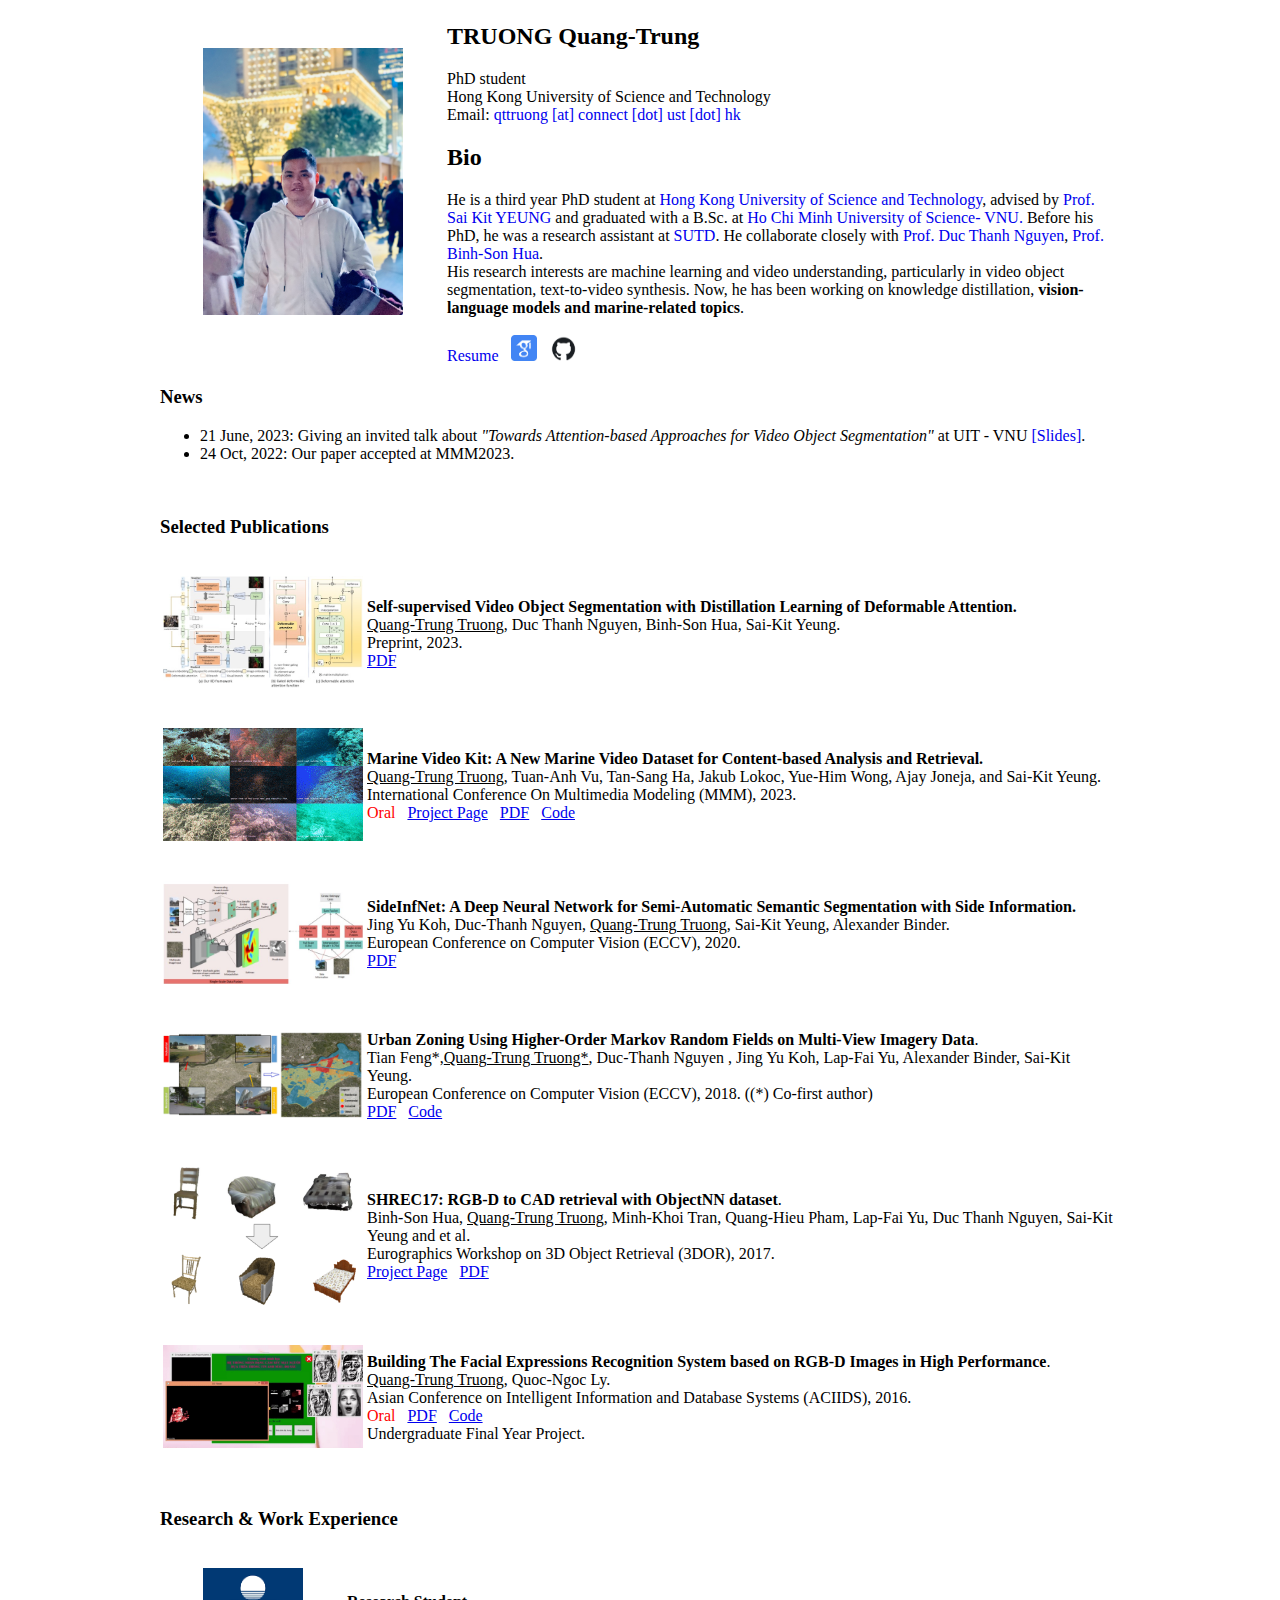
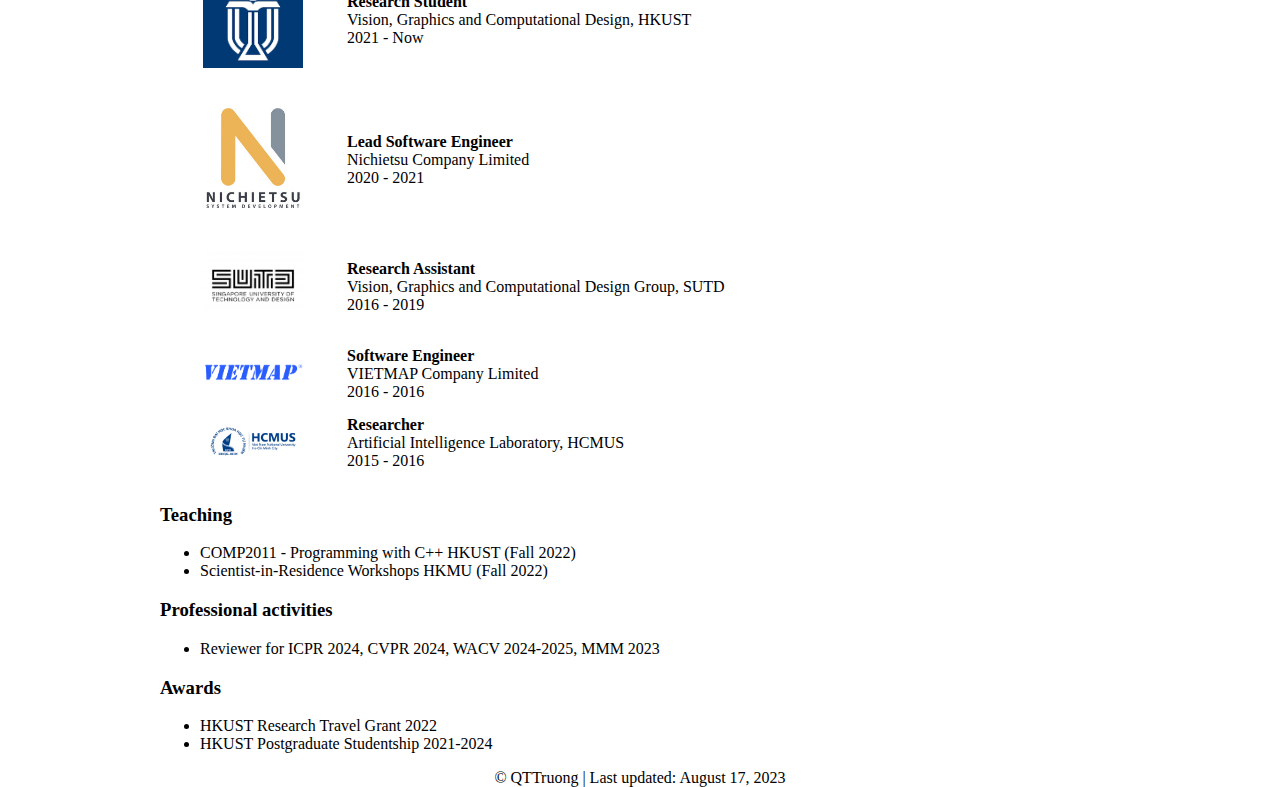
<file: index.html>
<!DOCTYPE html>
<html xmlns="http://www.w3.org/1999/xhtml">
<head>
    <title>Trung Truong</title>
    <meta http-equiv="Content-Type" content="text/html; charset=iso-8859-1"/>
    <link href="style.css" rel="stylesheet" type="text/css"/>
</head>
<body>
<div id="root">
    <div id="intro">
        <table>
            <tbody>
            <tr>
                <td>
                    <figure>
                        <img id="photo" src="images/photo.png">
                    </figure>
                </td>
                <td>
                    <div><h2>TRUONG Quang-Trung</h2>
                        PhD student<br>
                        Hong Kong University of Science and Technology<br>
                        Email: <a href="mailto: qttruong@connect.ust.hk" style="text-decoration: none">qttruong [at] connect
                            [dot] ust [dot] hk</a><br>
                        <div>
                            <h2>Bio</h2>
                            He is a third year PhD student at <a href="https://hkust.edu.hk/home"
                                                                style="text-decoration: none"> Hong Kong University of
                            Science and Technology</a>, advised by <a style="text-decoration: none"
                                                                      href="http://www.saikit.org/"
                                                                      style="text-decoration: none">Prof. Sai Kit
                            YEUNG</a> and
                            graduated with a B.Sc. at <a href="https://www.hcmus.edu.vn/" style="text-decoration: none">Ho
                            Chi Minh
                            University of Science- VNU.</a> Before his PhD, he was a research assistant at <a
                                href="https://www.sutd.edu.sg" style="text-decoration: none">SUTD</a>. He collaborate closely with <a
                                style="text-decoration: none"
                                href="https://ducthanhnguyen.weebly.com/"
                                style="text-decoration: none">Prof. Duc Thanh Nguyen</a>, <a
                                style="text-decoration: none"
                                href="https://sonhua.github.io/"
                                style="text-decoration: none">Prof. Binh-Son Hua</a>.
                            <br>
                            His research interests are machine learning and video understanding, particularly in video object segmentation,
                            text-to-video synthesis. Now, he has been working on knowledge distillation, <b>vision-language models and marine-related topics</b>.
                        </div>

                        <br>
                        <div text->
                            <a style="text-decoration: none"
                               href="images/resume.pdf">Resume</a>
                            &nbsp;
                            <a href="https://scholar.google.com/citations?user=oOMDZMAAAAAJ&hl=vi" target="_blank"><img
                                    src="images/googlescholar.png" height="26"></a>
                            &nbsp;
                            <a href="https://github.com/quangtrungtruong" target="_blank"><img src="images/github.png"
                                                                                               height="26"></a>
                        </div>
                    </div>
                </td>
            </tr>

            </tbody>
        </table>
    </div>
    <div>
        <h3>News</h3>
        <ul>
            <li>21 June, 2023: Giving an invited talk about <i>&quot;Towards Attention-based Approaches for Video Object
                Segmentation&quot;</i> at UIT - VNU <a href="images/UIT_VOS.pdf"
                                                       style="text-decoration: none">[Slides]</a>.
            </li>
            <!--                    <li>21 June, 2023: Giving an invited talk at UIT - VNU.</li>-->
            <li>24 Oct, 2022: Our paper accepted at MMM2023.</li>
        </ul>
        <br>
    </div>
    <div>
        <h3>Selected Publications</h3>
        <table>
            <tbody>
            <tr>
                <td>
                    <figure id="pub">
                        <img src="images/Self_VOS.jpg">
                    </figure>
                </td>
                <td><span style="font-weight:bold">Self-supervised Video Object Segmentation with Distillation Learning of Deformable Attention. </span>
                    <br>
                    <u>Quang-Trung Truong</u>, Duc Thanh Nguyen, Binh-Son Hua, Sai-Kit Yeung.
                    <br>
                    Preprint, 2023.
                    <br>
                    <a href="images/Self_VOS.pdf">PDF</a></td>
            </tr>
            <tr>
                <td>
                    <figure id="pub">
                        <img src="images/mvkThumb.gif">
                    </figure>
                </td>
                <td><span style="font-weight:bold">Marine Video Kit: A New Marine Video Dataset for Content-based Analysis and Retrieval. </span>
                    <br>
                    <u>Quang-Trung Truong</u>, Tuan-Anh Vu, Tan-Sang Ha, Jakub Lokoc, Yue-Him Wong, Ajay Joneja, and
                    Sai-Kit
                    Yeung.
                    <br>
                    International Conference On Multimedia Modeling (MMM), 2023.
                    <br>
                    <span style="color:Red;">Oral</span>&ensp;
                    <a href="https://hkust-vgd.github.io/marinevideokit/">Project
                        Page</a>&ensp;
                    <a href="/images/MVK.pdf">PDF</a>&ensp;
                    <a href="https://github.com/quangtrungtruong/KIS_MVK">Code</a>
                </td>
            </tr>
            <tr>
                <td>
                    <figure id="pub">
                        <img src="images/eccv2020_thumb.jpg">
                    </figure>
                </td>
                <td><span style="font-weight:bold">SideInfNet: A Deep Neural Network for Semi-Automatic Semantic Segmentation with Side Information. </span>
                    <br>
                    Jing Yu Koh, Duc-Thanh Nguyen, <u>Quang-Trung Truong</u>, Sai-Kit Yeung, Alexander Binder.
                    <br>
                    European Conference on Computer Vision (ECCV), 2020.
                    <br>
                    <a href="images/SideInfNet.pdf">PDF</a></td>
            </tr>
            <tr>
                <td>
                    <figure id="pub">
                        <img src="images/eccv18_thumbnail.png">
                    </figure>
                </td>
                <td><span style="font-weight:bold">Urban Zoning Using Higher-Order Markov Random Fields on Multi-View Imagery Data</span>.
                    <br>
                    Tian Feng*,<u>Quang-Trung Truong*</u>, Duc-Thanh Nguyen , Jing Yu Koh, Lap-Fai Yu, Alexander Binder,
                    Sai-Kit Yeung.
                    <br>
                    European Conference on Computer Vision (ECCV), 2018. ((*) Co-first author)
                    <br>
                    <a href="images/zoning.pdf">PDF</a>&ensp;
                    <a href="https://github.com/quangtrungtruong/urban_zoning">Code</a>&ensp;
                </td>
            </tr>
            <tr>
                <td>
                    <figure id="pub">
                        <img src="images/shrec17.png">
                    </figure>
                </td>
                <td><span style="font-weight:bold">SHREC17: RGB-D to CAD retrieval with ObjectNN dataset</span>.
                    <br>
                    Binh-Son Hua, <u>Quang-Trung Truong</u>, Minh-Khoi Tran, Quang-Hieu Pham, Lap-Fai Yu, Duc Thanh
                    Nguyen, Sai-Kit Yeung and et al.
                    <br>
                    Eurographics Workshop on 3D Object Retrieval (3DOR), 2017.
                    <br>
                    <a href="https://hkust-vgd.ust.hk/scenenn/home/shrec17/">Project
                        Page</a>&ensp;
                    <a href="images/hua-shrec17.pdf">PDF</a></td>
            </tr>
            <tr>
                <td>
                    <figure id="pub">
                        <img src="images/aciids2016Thumb.gif">
                    </figure>
                </td>
                <td><span style="font-weight:bold">Building The Facial Expressions Recognition System based on RGB-D Images in High Performance</span>.
                    <br>
                    <u>Quang-Trung Truong</u>, Quoc-Ngoc Ly.
                    <br>
                    Asian Conference on Intelligent Information and Database Systems (ACIIDS), 2016.
                    <br>
                    <span style="color:Red;">Oral</span>&ensp;
                    <a href="images/FER.pdf">PDF</a>&ensp;
                    <a href="https://github.com/quangtrungtruong/covariance-matrix-estimation-and-knn-classifier-for-facial-expression-recognition">Code</a>
                    <br>
                    Undergraduate Final Year Project.
                </td>
            </tr>
            </tbody>
        </table>
        <br>
    </div>
    <div>
        <h3>Research & Work Experience</h3>
        <table>
            <tbody>
            <tr>
                <td>
                    <figure>
                        <img id="exp" src="images/HKUST.png">
                    </figure>
                </td>
                <td><span style="font-weight:bold">Research Student</span>
                    <br>
                    Vision, Graphics and Computational Design, HKUST
                    <br> 2021 - Now
                </td>
            </tr>
            <tr>
                <td>
                    <figure>
                        <img id="exp" src="images/NIC.jpeg">
                    </figure>
                </td>
                <td><span style="font-weight:bold">Lead Software Engineer </span>
                    <br> Nichietsu Company Limited
                    <br> 2020 - 2021
                </td>
            </tr>
            <tr>
                <td>
                    <figure>
                        <img id="exp" src="images/SUTD.jpeg">
                    </figure>
                </td>
                <td><span style="font-weight:bold">Research Assistant </span>
                    <br> Vision, Graphics and Computational Design Group, SUTD
                    <br> 2016 - 2019
                </td>
            </tr>
            <tr>
                <td>
                    <figure>
                        <img id="exp" src="images/VM.png">
                    </figure>
                </td>
                <td><span style="font-weight:bold">Software Engineer </span>
                    <br> VIETMAP Company Limited
                    <br> 2016 - 2016
                </td>
            </tr>
            <tr>
                <td>
                    <figure>
                        <img id="exp" src="images/hcmus.png">
                    </figure>
                </td>
                <td><span style="font-weight:bold">Researcher </span>
                    <br> Artificial Intelligence Laboratory, HCMUS
                    <br> 2015 - 2016
                </td>
            </tr>
            </tbody>
        </table>
    </div>
    <div>
        <h3>Teaching</h3>
        <ul>
            <li>COMP2011 - Programming with C++ HKUST (Fall 2022)</li>
            <li>Scientist-in-Residence Workshops HKMU (Fall 2022)</li>
        </ul>
    </div>
    <div>
        <h3>Professional activities</h3>
        <ul>
            <li>Reviewer for ICPR 2024, CVPR 2024, WACV 2024-2025, MMM 2023</li>
        </ul>
    </div>
    <div>
        <h3>Awards</h3>
        <ul>
            <li>HKUST Research Travel Grant 2022</li>
            <li>HKUST Postgraduate Studentship 2021-2024</li>
        </ul>
    </div>
<!--</div>-->
<!--<script type='text/javascript' id='clustrmaps'-->
<!--        src='//cdn.clustrmaps.com/map_v2.js?cl=0e1633&w=300&t=tt&d=mYiSSNhQY2KUx0vUJtmMuF6wLvWG2n8nMVn4UvFzwQ0&co=0b4975&ct=cdd4d9&cmo=3acc3a&cmn=ff5353'></script>-->
<!--</div>-->
<!--<br>-->
<div style="text-align: center;">
    &copy; QTTruong | Last updated: August 17, 2023
</div>
</body>
</html>
</file>
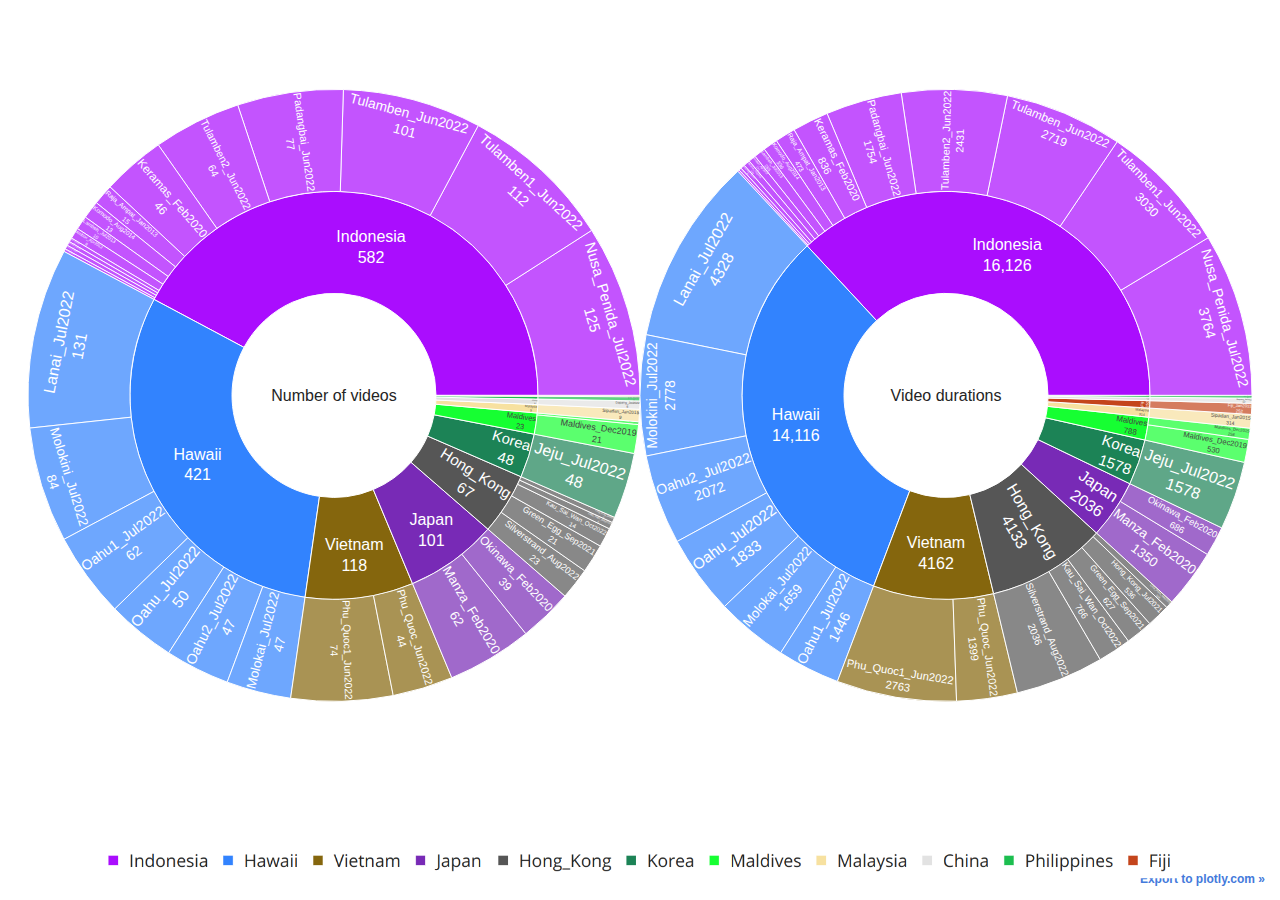
<file: projects/MarineData_files/mrd-chart/index.html>
<html>
    <head><meta charset="utf-8" /></head>
    <body>
        
        <script type="text/javascript" src="plotlyjs-bundle.js"></script>
            
            
        <script type="text/javascript" src="figure.js"></script>
        
        <div id="9ef8a0cc-1a64-4882-9b53-c8b9dddd47be" style="width: 100%; height: 100%;" class="plotly-graph-div"></div>
        <script type="text/javascript">
            (function(){
                window.PLOTLYENV={'BASE_URL': 'https://plotly.com'};

                var gd = document.getElementById('9ef8a0cc-1a64-4882-9b53-c8b9dddd47be')
                var resizeDebounce = null;

                function resizePlot() {
                    var bb = gd.getBoundingClientRect();
                    Plotly.relayout(gd, {
                        width: bb.width,
                        height: bb.height
                    });
                }

                
                window.addEventListener('resize', function() {
                    if (resizeDebounce) {
                        window.clearTimeout(resizeDebounce);
                    }
                    resizeDebounce = window.setTimeout(resizePlot, 100);
                });
                

                
                Plotly.plot(gd,  {
                    data: figure.data,
                    layout: figure.layout,
                    frames: figure.frames,
                    config: {"showLink": true, "linkText": "Export to plotly.com", "mapboxAccessToken": "pk.eyJ1IjoiY2hyaWRkeXAiLCJhIjoiY2lxMnVvdm5iMDA4dnhsbTQ5aHJzcGs0MyJ9.X9o_rzNLNesDxdra4neC_A"}
                });
                
           }());
        </script>
    </body>
</html>
</file>
<file: style.css>
/* CSS Document */
body {
    padding: 0px;
    margin: 0px;
    font-family: serif;
}

#root {
    text-align: -webkit-left;
    margin-inline: 10em;
    font-family: Raleway;
}

#intro {
    text-align: Left;
    font-family: Optima
}

#photo {
    width: 200px
}

#pub {
    margin-left: 0;
    margin-right: 0;
}

#exp {
    width: 100px;
}

figure img {
    width: 200px;
}
</file>
